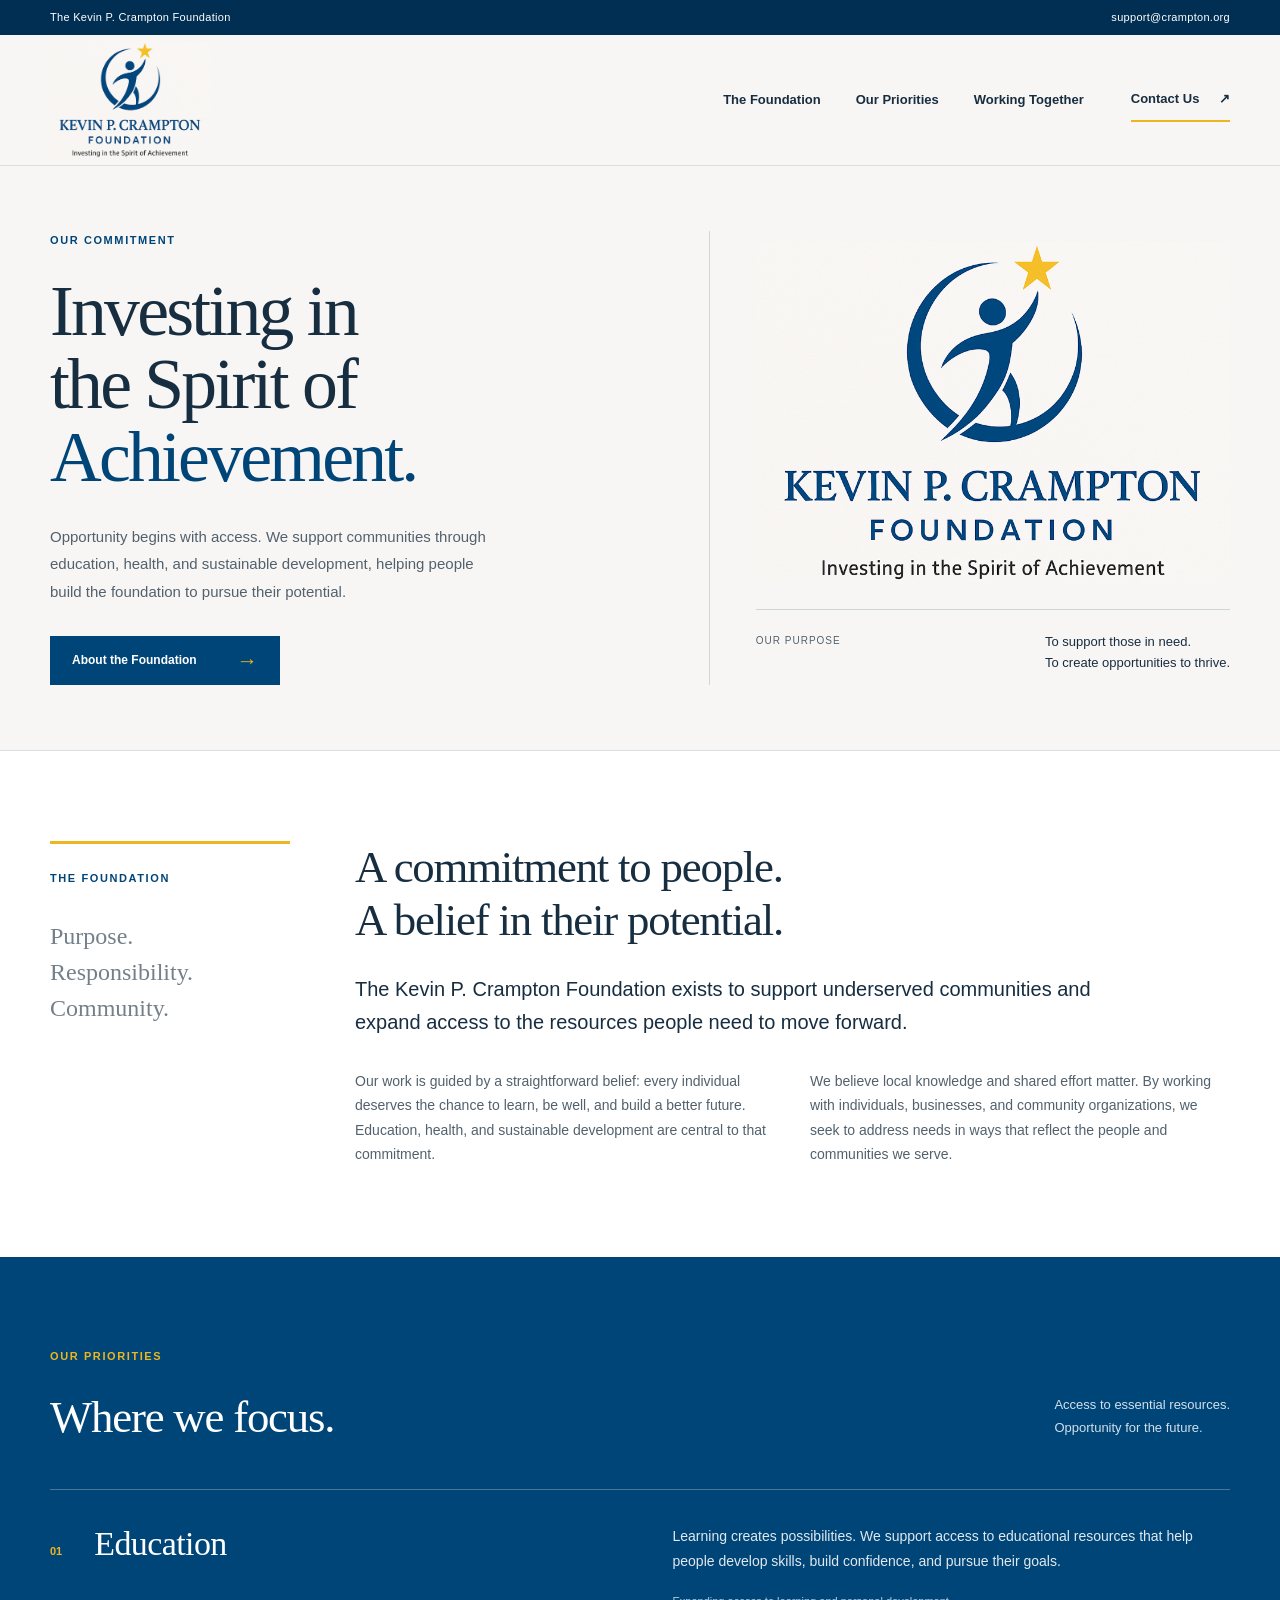
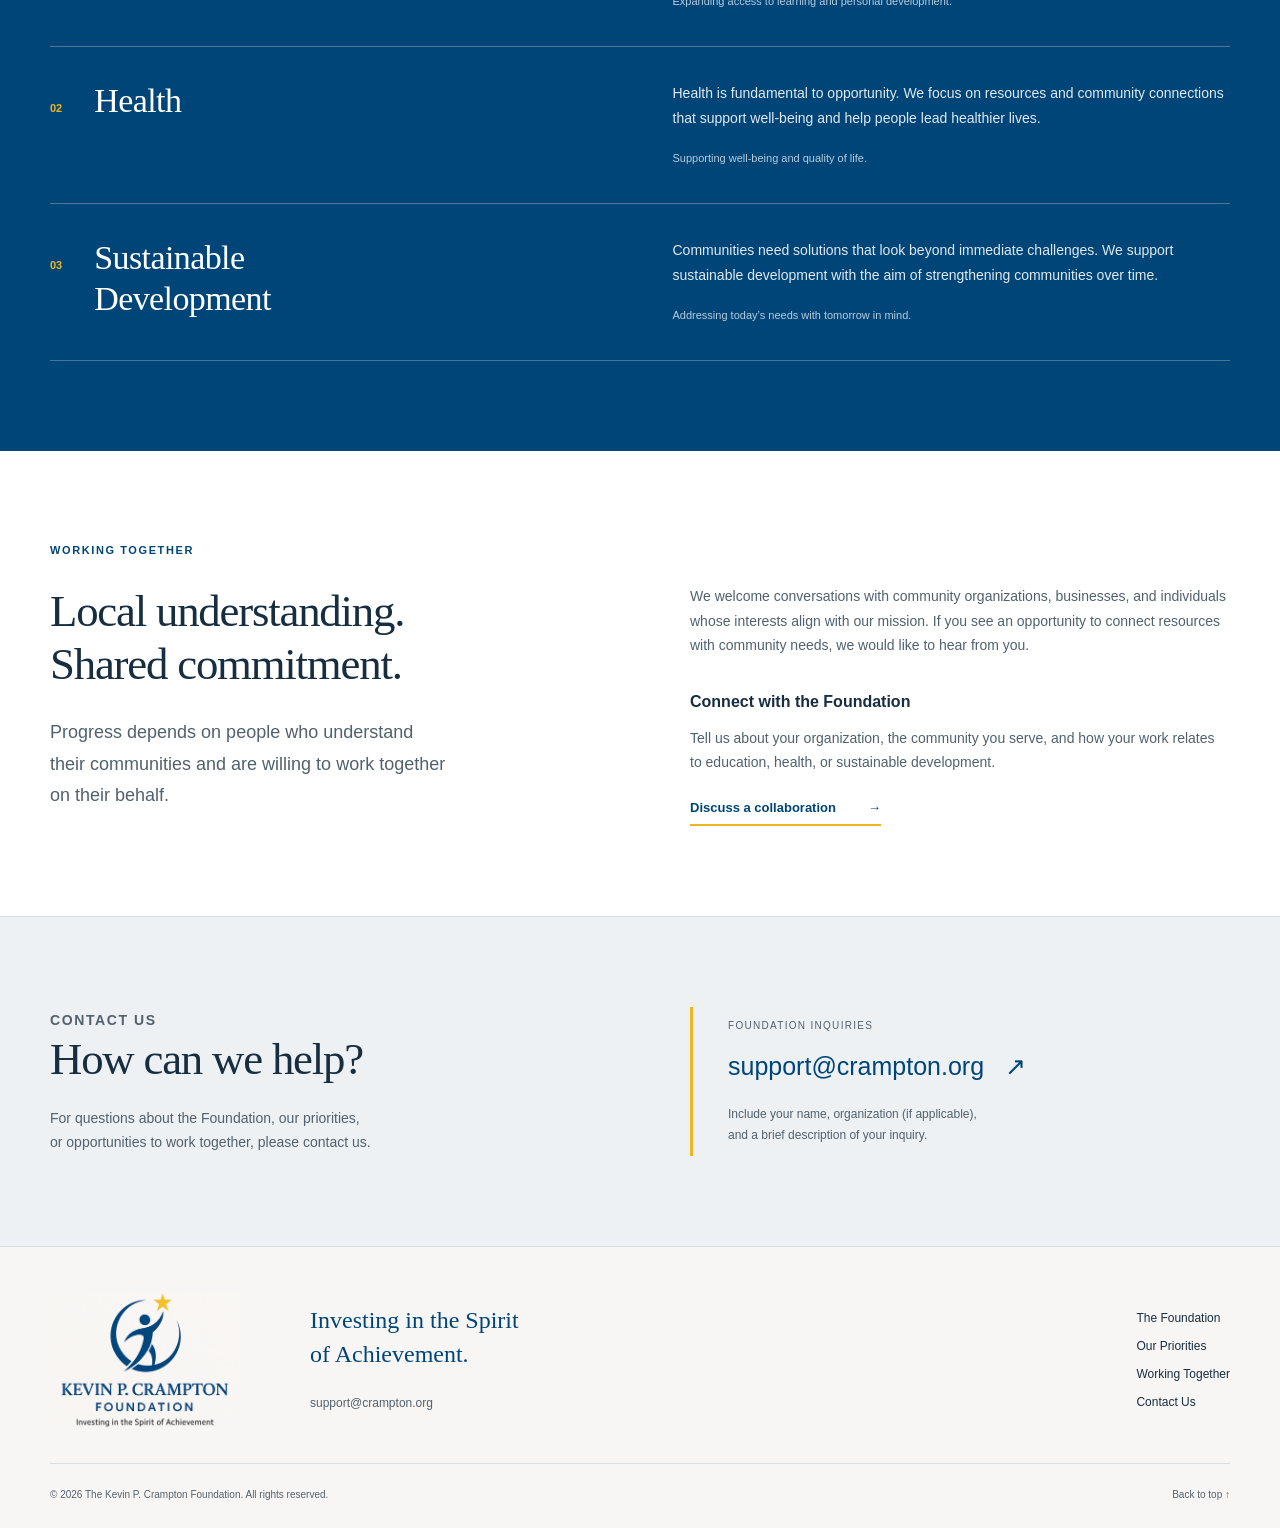
<file: index.html>
<!DOCTYPE html>
<html lang="en">
<head>
  <meta charset="UTF-8">
  <meta name="viewport" content="width=device-width, initial-scale=1.0">
  <meta name="theme-color" content="#004578">
  <meta name="description" content="The Kevin P. Crampton Foundation supports underserved communities through education, health, and sustainable development. Investing in the Spirit of Achievement.">
  <title>Kevin P. Crampton Foundation</title>
  <link rel="icon" href="KPC%20LOGO-1.PNG" type="image/png">
  <link rel="stylesheet" href="styles.css">
  <script src="script.js" defer></script>
</head>
<body>
  <a class="skip-link" href="#main">Skip to content</a>
  <div class="utility-bar"><div class="container"><span>The Kevin P. Crampton Foundation</span><a href="mailto:support@crampton.org">support@crampton.org</a></div></div>
  <header class="site-header">
    <div class="container header-inner">
      <a class="brand" href="#main" aria-label="Kevin P. Crampton Foundation home"><img src="KPC%20LOGO-1.PNG" width="796" height="573" alt="Kevin P. Crampton Foundation. Investing in the Spirit of Achievement."></a>
      <button class="menu-toggle" aria-expanded="false" aria-controls="navigation">Menu <span aria-hidden="true">☰</span></button>
      <nav id="navigation" aria-label="Main navigation"><a href="#foundation">The Foundation</a><a href="#priorities">Our Priorities</a><a href="#working-together">Working Together</a><a href="#contact" class="nav-contact">Contact Us <span aria-hidden="true">↗</span></a></nav>
    </div>
  </header>
  <main id="main">
    <section class="hero" aria-labelledby="hero-title">
      <div class="container hero-layout">
        <div class="hero-copy"><p class="eyebrow">Our commitment</p><h1 id="hero-title">Investing in<br>the Spirit of<br><span>Achievement.</span></h1><p class="hero-description">Opportunity begins with access. We support communities through education, health, and sustainable development, helping people build the foundation to pursue their potential.</p><a class="button" href="#foundation">About the Foundation <span aria-hidden="true">→</span></a></div>
        <div class="identity-panel"><img src="KPC%20LOGO-1.PNG" width="796" height="573" alt=""><div class="identity-caption"><span>Our purpose</span><p>To support those in need.<br>To create opportunities to thrive.</p></div></div>
      </div>
    </section>
    <section class="foundation section" id="foundation" aria-labelledby="foundation-title"><div class="container foundation-layout"><div class="section-label"><span class="eyebrow">The Foundation</span><p>Purpose.<br>Responsibility.<br>Community.</p></div><div class="foundation-copy"><h2 id="foundation-title">A commitment to people.<br>A belief in their potential.</h2><p class="lead">The Kevin P. Crampton Foundation exists to support underserved communities and expand access to the resources people need to move forward.</p><div class="body-columns"><p>Our work is guided by a straightforward belief: every individual deserves the chance to learn, be well, and build a better future. Education, health, and sustainable development are central to that commitment.</p><p>We believe local knowledge and shared effort matter. By working with individuals, businesses, and community organizations, we seek to address needs in ways that reflect the people and communities we serve.</p></div></div></div></section>
    <section class="priorities section" id="priorities" aria-labelledby="priorities-title"><div class="container"><div class="section-heading"><div><p class="eyebrow">Our Priorities</p><h2 id="priorities-title">Where we focus.</h2></div><p>Access to essential resources.<br>Opportunity for the future.</p></div><div class="priority-list"><article><div class="priority-heading"><span class="priority-number">01</span><h3>Education</h3></div><div class="priority-copy"><p>Learning creates possibilities. We support access to educational resources that help people develop skills, build confidence, and pursue their goals.</p><p class="priority-note">Expanding access to learning and personal development.</p></div></article><article><div class="priority-heading"><span class="priority-number">02</span><h3>Health</h3></div><div class="priority-copy"><p>Health is fundamental to opportunity. We focus on resources and community connections that support well-being and help people lead healthier lives.</p><p class="priority-note">Supporting well-being and quality of life.</p></div></article><article><div class="priority-heading"><span class="priority-number">03</span><h3>Sustainable<br>Development</h3></div><div class="priority-copy"><p>Communities need solutions that look beyond immediate challenges. We support sustainable development with the aim of strengthening communities over time.</p><p class="priority-note">Addressing today’s needs with tomorrow in mind.</p></div></article></div></div></section>
    <section class="working section" id="working-together" aria-labelledby="working-title"><div class="container working-layout"><div><p class="eyebrow">Working Together</p><h2 id="working-title">Local understanding.<br>Shared commitment.</h2><p class="working-intro">Progress depends on people who understand their communities and are willing to work together on their behalf.</p></div><div class="working-copy"><p>We welcome conversations with community organizations, businesses, and individuals whose interests align with our mission. If you see an opportunity to connect resources with community needs, we would like to hear from you.</p><h3>Connect with the Foundation</h3><p>Tell us about your organization, the community you serve, and how your work relates to education, health, or sustainable development.</p><a class="text-link" href="mailto:support@crampton.org?subject=Community%20collaboration%20inquiry">Discuss a collaboration <span aria-hidden="true">→</span></a></div></div></section>
    <section class="contact section" id="contact" aria-labelledby="contact-title"><div class="container contact-layout"><div><p class="eyebrow">Contact Us</p><h2 id="contact-title">How can we help?</h2><p>For questions about the Foundation, our priorities,<br class="desktop-break"> or opportunities to work together, please contact us.</p></div><div class="contact-details"><span class="contact-label">Foundation inquiries</span><a class="contact-email" href="mailto:support@crampton.org">support@crampton.org <span aria-hidden="true">↗</span></a><p>Include your name, organization (if applicable),<br class="desktop-break"> and a brief description of your inquiry.</p></div></div></section>
  </main>
  <footer><div class="container"><div class="footer-main"><a href="#main" class="footer-brand" aria-label="Return to top"><img src="KPC%20LOGO-1.PNG" alt="Kevin P. Crampton Foundation" width="796" height="573" loading="lazy"></a><div class="footer-purpose"><p>Investing in the Spirit<br>of Achievement.</p><a href="mailto:support@crampton.org">support@crampton.org</a></div><nav aria-label="Footer navigation"><a href="#foundation">The Foundation</a><a href="#priorities">Our Priorities</a><a href="#working-together">Working Together</a><a href="#contact">Contact Us</a></nav></div><div class="footer-bottom"><p>&copy; <span id="year">2026</span> The Kevin P. Crampton Foundation. All rights reserved.</p><a href="#main">Back to top ↑</a></div></div></footer>
</body>
</html>
</file>
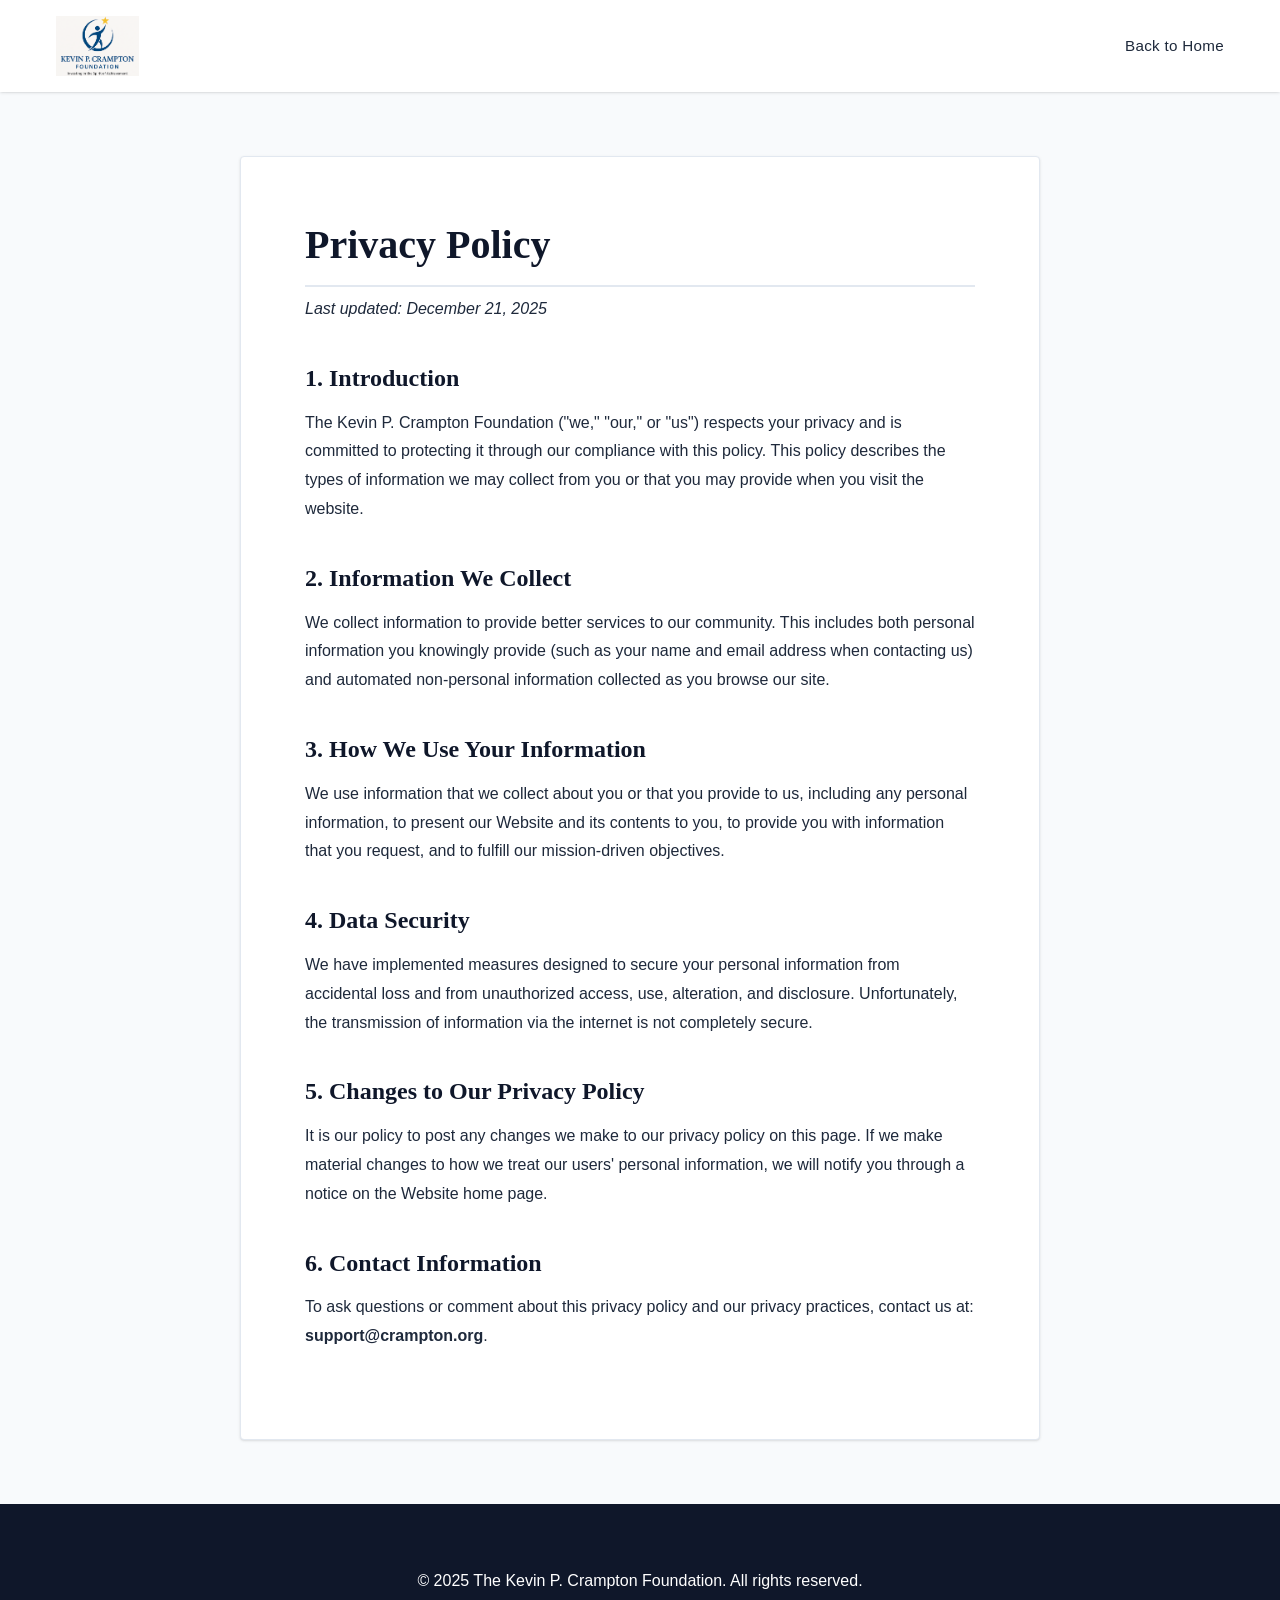
<file: privacy.html>
<!DOCTYPE html>
<html lang="en">

<head>
    <meta charset="UTF-8">
    <meta name="viewport" content="width=device-width, initial-scale=1.0">
    <title>Privacy Policy | The Kevin P. Crampton Foundation</title>
    <link rel="icon" href="assets/images/logo.png" type="image/x-icon">
    <link rel="stylesheet" href="assets/css/styles.css">
    <style>
        .legal-document {
            max-width: 800px;
            margin: 4rem auto;
            background: white;
            padding: 4rem;
            border-radius: 4px;
            box-shadow: var(--shadow-sm);
            border: 1px solid var(--border-color);
        }

        .legal-document h1 {
            font-size: 2.5rem;
            margin-bottom: 0.5rem;
            border-bottom: 2px solid var(--border-color);
            padding-bottom: 1rem;
        }

        .legal-document h2 {
            font-size: 1.5rem;
            margin-top: 2.5rem;
            color: var(--primary-color);
        }

        .date {
            color: var(--text-light);
            margin-bottom: 3rem;
            font-style: italic;
        }

        .legal-document p {
            margin-bottom: 1.5rem;
            color: var(--text-dark);
            line-height: 1.8;
        }

        body {
            background-color: var(--bg-light);
        }
    </style>
</head>

<body>
    <header>
        <div class="container navbar">
            <a href="index.html" class="logo-container">
                <img src="assets/images/logo.png" alt="Kevin P. Crampton Foundation Logo">
            </a>
            <nav class="nav-links">
                <a href="index.html">Back to Home</a>
            </nav>
        </div>
    </header>

    <main class="container">
        <article class="legal-document">
            <h1>Privacy Policy</h1>
            <p class="date">Last updated: December 21, 2025</p>

            <h2>1. Introduction</h2>
            <p>The Kevin P. Crampton Foundation ("we," "our," or "us") respects your privacy and is committed to
                protecting it through our compliance with this policy. This policy describes the types of information we
                may collect from you or that you may provide when you visit the website.</p>

            <h2>2. Information We Collect</h2>
            <p>We collect information to provide better services to our community. This includes both personal
                information you knowingly provide (such as your name and email address when contacting us) and automated
                non-personal information collected as you browse our site.</p>

            <h2>3. How We Use Your Information</h2>
            <p>We use information that we collect about you or that you provide to us, including any personal
                information, to present our Website and its contents to you, to provide you with information that you
                request, and to fulfill our mission-driven objectives.</p>

            <h2>4. Data Security</h2>
            <p>We have implemented measures designed to secure your personal information from accidental loss and from
                unauthorized access, use, alteration, and disclosure. Unfortunately, the transmission of information via
                the internet is not completely secure.</p>

            <h2>5. Changes to Our Privacy Policy</h2>
            <p>It is our policy to post any changes we make to our privacy policy on this page. If we make material
                changes to how we treat our users' personal information, we will notify you through a notice on the
                Website home page.</p>

            <h2>6. Contact Information</h2>
            <p>To ask questions or comment about this privacy policy and our privacy practices, contact us at:
                <strong>support@crampton.org</strong>.</p>
        </article>
    </main>

    <footer>
        <div class="container text-center">
            <p>&copy; 2025 The Kevin P. Crampton Foundation. All rights reserved.</p>
        </div>
    </footer>
</body>

</html>
</file>
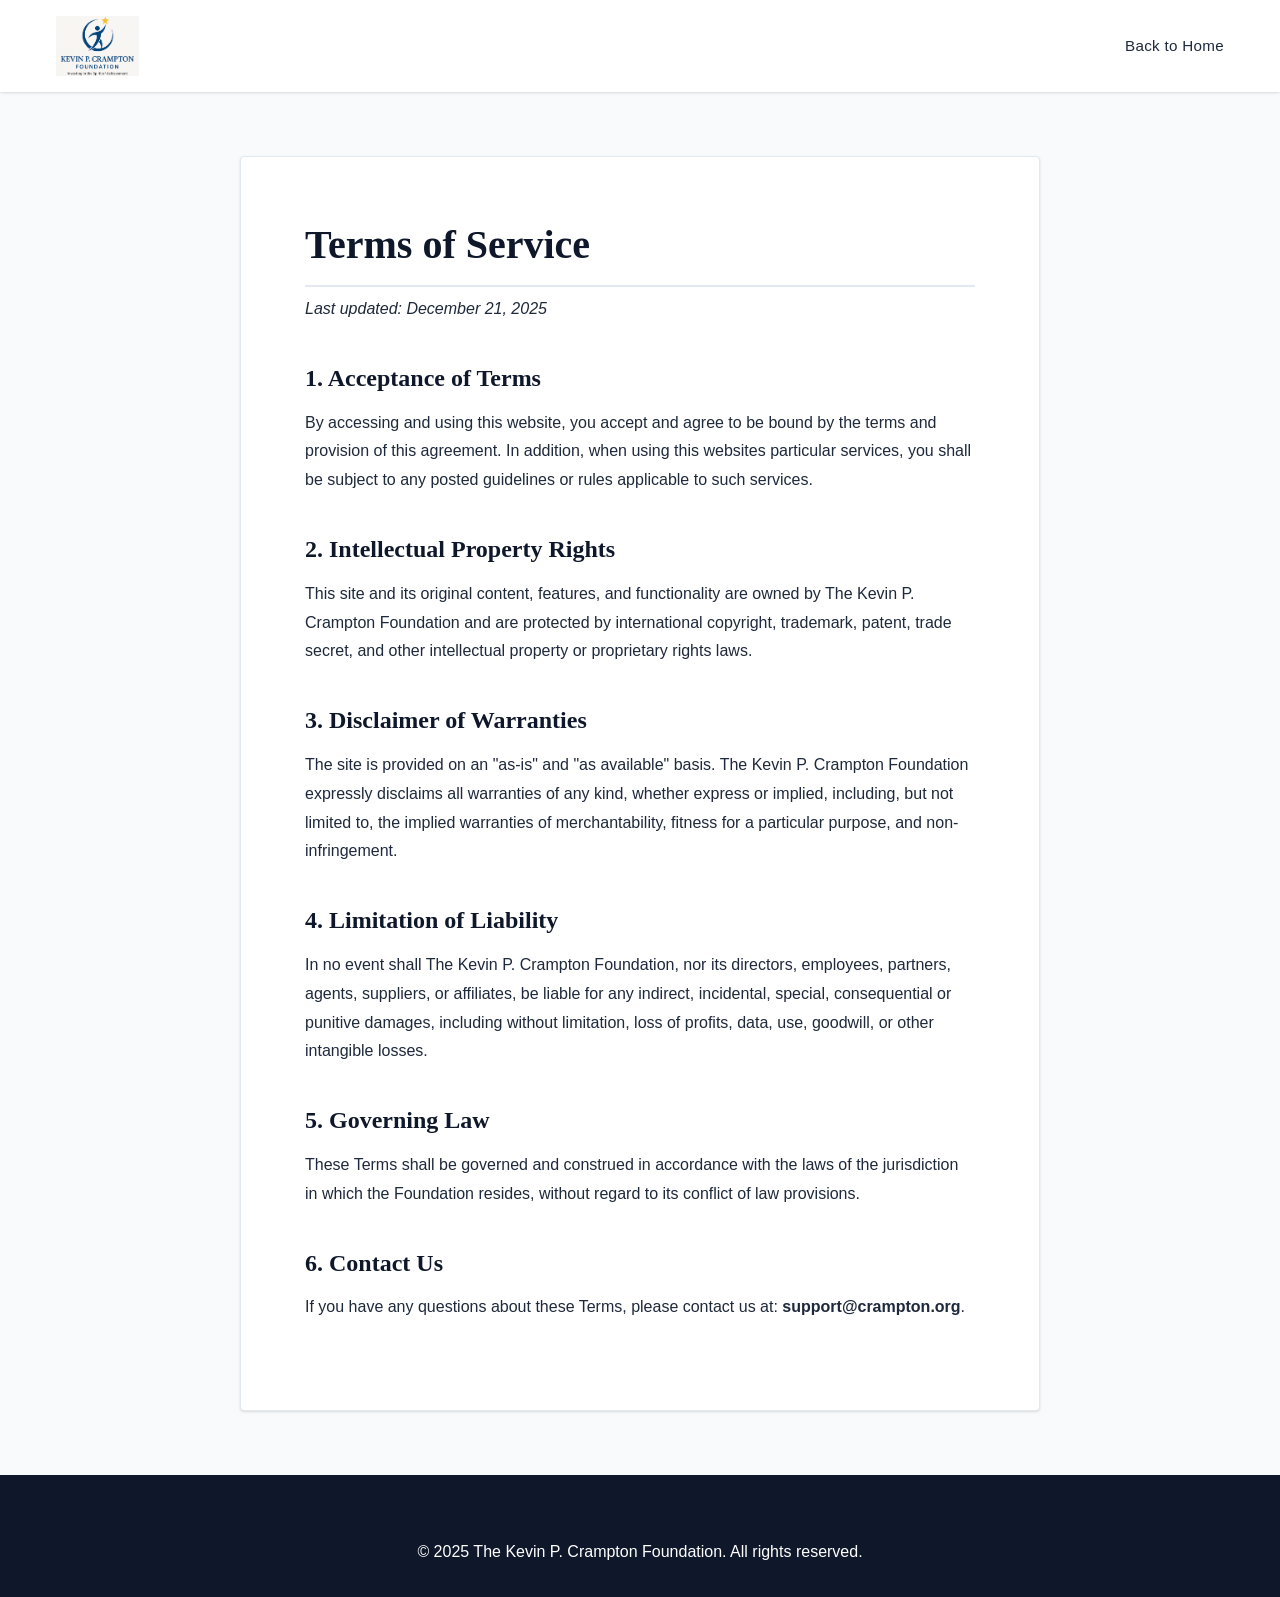
<file: terms.html>
<!DOCTYPE html>
<html lang="en">

<head>
    <meta charset="UTF-8">
    <meta name="viewport" content="width=device-width, initial-scale=1.0">
    <title>Terms of Service | The Kevin P. Crampton Foundation</title>
    <link rel="icon" href="assets/images/logo.png" type="image/x-icon">
    <link rel="stylesheet" href="assets/css/styles.css">
    <style>
        .legal-document {
            max-width: 800px;
            margin: 4rem auto;
            background: white;
            padding: 4rem;
            border-radius: 4px;
            box-shadow: var(--shadow-sm);
            border: 1px solid var(--border-color);
        }

        .legal-document h1 {
            font-size: 2.5rem;
            margin-bottom: 0.5rem;
            border-bottom: 2px solid var(--border-color);
            padding-bottom: 1rem;
        }

        .legal-document h2 {
            font-size: 1.5rem;
            margin-top: 2.5rem;
            color: var(--primary-color);
        }

        .date {
            color: var(--text-light);
            margin-bottom: 3rem;
            font-style: italic;
        }

        .legal-document p {
            margin-bottom: 1.5rem;
            color: var(--text-dark);
            line-height: 1.8;
        }

        body {
            background-color: var(--bg-light);
        }
    </style>
</head>

<body>
    <header>
        <div class="container navbar">
            <a href="index.html" class="logo-container">
                <img src="assets/images/logo.png" alt="Kevin P. Crampton Foundation Logo">
            </a>
            <nav class="nav-links">
                <a href="index.html">Back to Home</a>
            </nav>
        </div>
    </header>

    <main class="container">
        <article class="legal-document">
            <h1>Terms of Service</h1>
            <p class="date">Last updated: December 21, 2025</p>

            <h2>1. Acceptance of Terms</h2>
            <p>By accessing and using this website, you accept and agree to be bound by the terms and provision of this
                agreement. In addition, when using this websites particular services, you shall be subject to any posted
                guidelines or rules applicable to such services.</p>

            <h2>2. Intellectual Property Rights</h2>
            <p>This site and its original content, features, and functionality are owned by The Kevin P. Crampton
                Foundation and are protected by international copyright, trademark, patent, trade secret, and other
                intellectual property or proprietary rights laws.</p>

            <h2>3. Disclaimer of Warranties</h2>
            <p>The site is provided on an "as-is" and "as available" basis. The Kevin P. Crampton Foundation expressly
                disclaims all warranties of any kind, whether express or implied, including, but not limited to, the
                implied warranties of merchantability, fitness for a particular purpose, and non-infringement.</p>

            <h2>4. Limitation of Liability</h2>
            <p>In no event shall The Kevin P. Crampton Foundation, nor its directors, employees, partners, agents,
                suppliers, or affiliates, be liable for any indirect, incidental, special, consequential or punitive
                damages, including without limitation, loss of profits, data, use, goodwill, or other intangible losses.
            </p>

            <h2>5. Governing Law</h2>
            <p>These Terms shall be governed and construed in accordance with the laws of the jurisdiction in which the
                Foundation resides, without regard to its conflict of law provisions.</p>

            <h2>6. Contact Us</h2>
            <p>If you have any questions about these Terms, please contact us at: <strong>support@crampton.org</strong>.
            </p>
        </article>
    </main>

    <footer>
        <div class="container text-center">
            <p>&copy; 2025 The Kevin P. Crampton Foundation. All rights reserved.</p>
        </div>
    </footer>
</body>

</html>
</file>
<file: styles.css>
:root {
  --navy: #004578;
  --dark: #002f53;
  --gold: #edb51f;
  --ink: #172d40;
  --muted: #52616d;
  --paper: #f8f6f4;
  --line: #d8dfe3;
}
* { box-sizing: border-box; }
html { scroll-behavior: smooth; scroll-padding-top: 145px; }
body { margin: 0; color: var(--ink); background: #fff; font: 16px/1.75 Arial, Helvetica, sans-serif; }
a { color: inherit; text-decoration: none; }
a:focus-visible, button:focus-visible { outline: 3px solid #b37d00; outline-offset: 6px; }
a:hover { text-decoration: underline; text-underline-offset: 5px; }
button { font: inherit; }
.container { width: min(1180px, calc(100% - 96px)); margin: auto; }
p, h1, h2, h3 { margin-top: 0; }
.utility-bar { background: var(--dark); color: #fff; font-size: 11px; letter-spacing: .3px; }
.utility-bar .container { min-height: 35px; display: flex; align-items: center; justify-content: space-between; }
.site-header { position: sticky; top: 0; z-index: 10; background: var(--paper); border-bottom: 1px solid var(--line); }
.header-inner { min-height: 130px; display: flex; justify-content: space-between; align-items: center; gap: 35px; }
.brand { display: block; flex-shrink: 0; width: 160px; }
.brand img { display: block; width: 100%; height: auto; }
.site-header nav { display: flex; align-items: center; gap: 35px; font-size: 13px; font-weight: 600; }
.nav-contact { margin-left: 12px; padding: 10px 0; border-bottom: 2px solid var(--gold); }
.nav-contact span { margin-left: 16px; }
.menu-toggle { display: none; }
.hero { background: var(--paper); border-bottom: 1px solid var(--line); }
.hero-layout { display: grid; grid-template-columns: 1.12fr 1fr; gap: 75px; padding-top: 65px; padding-bottom: 65px; align-items: center; }
.eyebrow { display: block; color: var(--navy); font-size: 11px; font-weight: 700; text-transform: uppercase; letter-spacing: 1.6px; margin-bottom: 25px; }
h1, h2 { font-family: Georgia, 'Times New Roman', serif; font-weight: 400; }
h1 { font-size: clamp(48px, 5.6vw, 77px); letter-spacing: -2.8px; line-height: 1.02; margin-bottom: 28px; }
h1 span { color: var(--navy); }
.hero-description { font-size: 15px; line-height: 1.85; max-width: 455px; color: var(--muted); margin-bottom: 30px; }
.button { display: inline-flex; align-items: center; gap: 40px; background: var(--navy); padding: 14px 22px; color: #fff; font-size: 12px; font-weight: 600; }
.button:hover { background: var(--dark); text-decoration: none; }
.button span { color: var(--gold); font-size: 21px; line-height: 1; }
.identity-panel { align-self: stretch; display: flex; flex-direction: column; justify-content: center; border-left: 1px solid #cfd6da; padding-left: 46px; }
.identity-panel img { width: 100%; height: auto; display: block; }
.identity-caption { border-top: 1px solid #cfd6da; margin-top: 26px; padding-top: 22px; display: flex; justify-content: space-between; gap: 20px; }
.identity-caption>span { font-size: 10px; text-transform: uppercase; letter-spacing: 1px; color: var(--muted); }
.identity-caption p { font-size: 13px; line-height: 1.6; margin-bottom: 0; }
.section { padding: 90px 0; }
h2 { font-size: clamp(35px, 3.5vw, 47px); line-height: 1.18; letter-spacing: -1.2px; margin-bottom: 26px; }
.foundation-layout { display: grid; grid-template-columns: 240px 1fr; gap: 65px; }
.section-label { border-top: 3px solid var(--gold); padding-top: 25px; }
.section-label .eyebrow { margin-bottom: 30px; }
.section-label>p { font: 24px/1.5 Georgia, serif; color: #73808a; }
.foundation-copy .lead { font-size: 20px; line-height: 1.65; max-width: 760px; margin-bottom: 30px; }
.body-columns { display: grid; grid-template-columns: 1fr 1fr; gap: 35px; }
.body-columns p { font-size: 14px; color: var(--muted); margin: 0; }
.priorities { background: var(--navy); color: #fff; }
.priorities .eyebrow { color: var(--gold); }
.section-heading { display: flex; justify-content: space-between; align-items: end; margin-bottom: 45px; }
.section-heading h2 { margin-bottom: 0; }
.section-heading>p { font-size: 13px; color: #d2dfea; margin-bottom: 4px; }
.priority-list { border-top: 1px solid #4b7697; }
.priority-list article { padding: 34px 0; border-bottom: 1px solid #4b7697; display: grid; grid-template-columns: 1fr 1fr; gap: 65px; }
.priority-heading { display: flex; align-items: baseline; gap: 32px; }
.priority-number { color: var(--gold); font-size: 11px; font-weight: 600; }
.priority-heading h3 { font: 34px/1.2 Georgia, serif; margin-bottom: 0; letter-spacing: -.6px; }
.priority-copy>p { font-size: 14px; color: #e0e9ef; line-height: 1.8; margin-bottom: 18px; }
.priority-copy .priority-note { font-size: 11px; color: #b6ccdd; margin-bottom: 0; }
.working-layout { display: grid; grid-template-columns: 1fr 1fr; gap: 100px; }
.working-intro { font-size: 18px; line-height: 1.75; max-width: 400px; color: var(--muted); margin-bottom: 0; }
.working-copy { padding-top: 43px; }
.working-copy>p { font-size: 14px; color: var(--muted); }
.working-copy h3 { font-size: 16px; margin-top: 30px; margin-bottom: 10px; }
.text-link { display: inline-flex; gap: 32px; color: var(--navy); border-bottom: 2px solid var(--gold); padding-bottom: 5px; font-size: 13px; font-weight: 600; margin-top: 8px; }
.text-link:hover { text-decoration: none; border-color: var(--navy); }
.contact { background: #edf1f4; border-top: 1px solid var(--line); border-bottom: 1px solid var(--line); }
.contact-layout { display: grid; grid-template-columns: 1fr 1fr; gap: 100px; align-items: center; }
.contact h2 { margin-bottom: 20px; }
.contact p { font-size: 14px; color: var(--muted); margin-bottom: 0; }
.contact-details { border-left: 3px solid var(--gold); padding: 10px 0 10px 35px; }
.contact-label { display: block; font-size: 10px; letter-spacing: 1.3px; text-transform: uppercase; color: var(--muted); margin-bottom: 10px; }
.contact-email { font-size: clamp(18px, 2vw, 25px); color: var(--navy); display: inline-block; margin-bottom: 15px; }
.contact-email span { padding-left: 14px; }
.contact-details p { font-size: 12px; }
footer { background: var(--paper); padding: 45px 0 24px; }
.footer-main { display: grid; grid-template-columns: 190px 1fr auto; align-items: center; gap: 70px; padding-bottom: 35px; }
.footer-brand img { width: 190px; height: auto; display: block; }
.footer-purpose>p { font: 24px/1.4 Georgia, serif; color: var(--navy); margin-bottom: 16px; }
.footer-purpose>a { font-size: 12px; color: var(--muted); }
.footer-main nav { display: flex; flex-direction: column; gap: 7px; font-size: 12px; }
.footer-bottom { padding-top: 22px; border-top: 1px solid var(--line); display: flex; justify-content: space-between; gap: 20px; color: var(--muted); font-size: 10px; }
.footer-bottom p { margin-bottom: 0; }
.skip-link { position: fixed; top: -100px; left: 16px; z-index: 100; background: white; padding: 10px 20px; }
.skip-link:focus { top: 10px; }
@media (max-width: 1000px) {
  .container { width: calc(100% - 56px); }
  .site-header nav { gap: 23px; font-size: 12px; }
  .hero-layout { gap: 40px; }
  .identity-panel { padding-left: 25px; }
  .identity-caption { flex-direction: column; gap: 10px; }
  .foundation-layout { grid-template-columns: 190px 1fr; gap: 40px; }
  .working-layout, .contact-layout { gap: 50px; }
  .footer-main { gap: 40px; }
}
@media (max-width: 760px) {
  html { scroll-padding-top: 105px; }
  .container { width: calc(100% - 40px); }
  .utility-bar .container { min-height: 30px; justify-content: center; font-size: 10px; }
  .utility-bar a { display: none; }
  .header-inner { min-height: 100px; }
  .brand { width: 125px; }
  .menu-toggle { display: flex; gap: 14px; align-items: center; background: none; border: 1px solid #9baebb; color: var(--navy); padding: 8px 12px; font-size: 12px; }
  .site-header nav { display: none; position: absolute; top: 100%; left: 0; right: 0; background: var(--paper); padding: 12px 20px 22px; border-bottom: 1px solid var(--line); align-items: stretch; gap: 0; flex-direction: column; }
  .site-header nav.is-open { display: flex; }
  .site-header nav a { padding: 13px 0; }
  .nav-contact { margin-left: 0; }
  .hero-layout { grid-template-columns: 1fr; padding-top: 40px; padding-bottom: 35px; gap: 35px; }
  h1 { font-size: clamp(48px, 11vw, 75px); letter-spacing: -2px; }
  .eyebrow { margin-bottom: 22px; }
  .hero-description { max-width: 550px; }
  .identity-panel { border-left: 0; border-top: 1px solid var(--line); padding: 30px 0 0; }
  .identity-panel img { width: min(100%, 310px); margin: auto; }
  .identity-caption { flex-direction: row; margin-top: 25px; }
  .section { padding: 55px 0; }
  .foundation-layout, .working-layout, .contact-layout { grid-template-columns: 1fr; gap: 25px; }
  .section-label { padding-top: 18px; }
  .section-label .eyebrow { margin-bottom: 0; }
  .section-label>p { display: none; }
  h2 { font-size: 35px; }
  .foundation-copy .lead { font-size: 18px; }
  .body-columns { grid-template-columns: 1fr; gap: 20px; }
  .section-heading { flex-direction: column; align-items: start; gap: 20px; margin-bottom: 30px; }
  .priority-list article { grid-template-columns: 1fr; gap: 20px; padding: 28px 0; }
  .priority-heading { gap: 20px; }
  .priority-heading h3 { font-size: 30px; }
  .priority-copy { padding-left: 33px; }
  .working-copy { padding-top: 0; }
  .working-intro { font-size: 17px; max-width: none; }
  .contact-details { padding-left: 22px; }
  .contact-email { font-size: clamp(17px, 5vw, 24px); }
  .desktop-break { display: none; }
  .footer-main { grid-template-columns: 1fr 1fr; gap: 30px 20px; }
  .footer-brand img { width: 150px; }
  .footer-purpose { grid-column: 1 / -1; grid-row: 2; }
  .footer-purpose>p { font-size: 23px; }
  .footer-bottom { flex-direction: column; gap: 15px; }
}
@media (prefers-reduced-motion: reduce) { html { scroll-behavior: auto; } }
</file>
<file: assets/css/styles.css>
/* 
 * KPC Foundation - Modern Design System 
 * Senior Developer Standard
 */

:root {
  /* Color Palette - Trust & Professionalism */
  --primary-color: #0F172A;
  /* Deep Navy */
  --secondary-color: #1E40AF;
  /* Royal Blue */
  --accent-color: #F59E0B;
  /* Amber/Gold for Actions */
  --text-dark: #1E293B;
  /* Slate 800 */
  --text-light: #64748B;
  /* Slate 500 */
  --bg-light: #F8FAFC;
  /* Slate 50 */
  --bg-white: #FFFFFF;
  --border-color: #E2E8F0;

  /* Typography */
  --font-heading: 'Playfair Display', serif;
  --font-body: 'Inter', sans-serif;

  /* Spacing */
  --spacing-xs: 0.5rem;
  --spacing-sm: 1rem;
  --spacing-md: 2rem;
  --spacing-lg: 4rem;
  --spacing-xl: 8rem;

  /* Shadows */
  --shadow-sm: 0 1px 3px 0 rgb(0 0 0 / 0.1), 0 1px 2px -1px rgb(0 0 0 / 0.1);
  --shadow-md: 0 4px 6px -1px rgb(0 0 0 / 0.1), 0 2px 4px -2px rgb(0 0 0 / 0.1);
  --shadow-lg: 0 10px 15px -3px rgb(0 0 0 / 0.1), 0 4px 6px -4px rgb(0 0 0 / 0.1);

  /* Transitions */
  --transition-base: all 0.3s ease;
}

/* Reset & Base */
*,
*::before,
*::after {
  box-sizing: border-box;
  margin: 0;
  padding: 0;
}

html {
  scroll-behavior: smooth;
}

body {
  font-family: var(--font-body);
  color: var(--text-dark);
  background-color: var(--bg-light);
  line-height: 1.6;
  -webkit-font-smoothing: antialiased;
}

h1,
h2,
h3,
h4,
h5,
h6 {
  font-family: var(--font-heading);
  color: var(--primary-color);
  line-height: 1.2;
  margin-bottom: var(--spacing-sm);
}

a {
  text-decoration: none;
  color: inherit;
  transition: var(--transition-base);
}

ul {
  list-style: none;
}

img {
  max-width: 100%;
  display: block;
}

/* Utilities */
.container {
  width: 100%;
  max-width: 1200px;
  margin: 0 auto;
  padding: 0 var(--spacing-sm);
}

.btn {
  display: inline-block;
  padding: 0.75rem 1.5rem;
  border-radius: 6px;
  font-weight: 600;
  cursor: pointer;
  transition: var(--transition-base);
  border: none;
  font-size: 1rem;
}

.btn-primary {
  background-color: var(--secondary-color);
  color: white;
}

.btn-primary:hover {
  background-color: var(--primary-color);
  transform: translateY(-2px);
  box-shadow: var(--shadow-md);
}

.btn-accent {
  background-color: var(--accent-color);
  color: var(--primary-color);
}

.btn-accent:hover {
  background-color: #d97706;
  transform: translateY(-2px);
  box-shadow: var(--shadow-md);
}

.section-padding {
  padding: var(--spacing-lg) 0;
}

.text-center {
  text-align: center;
}

.mb-2 {
  margin-bottom: var(--spacing-sm);
}

.mb-4 {
  margin-bottom: var(--spacing-md);
}

/* Header & Nav */
header {
  background: var(--bg-white);
  /* Ensure pure white for blend mode */
  position: sticky;
  top: 0;
  z-index: 1000;
  box-shadow: var(--shadow-sm);
  padding: 1rem 0;
  /* More breathing room */
}

.navbar {
  display: flex;
  justify-content: space-between;
  align-items: center;
}

.logo-container img {
  height: 60px;
  /* Slightly larger presence */
  width: auto;
  mix-blend-mode: multiply;
  /* Blends white background */
}

.nav-links {
  display: flex;
  gap: var(--spacing-md);
  align-items: center;
}

.nav-links a {
  font-family: var(--font-body);
  font-weight: 500;
  color: var(--text-dark);
  font-size: 0.95rem;
  letter-spacing: 0.02em;
  position: relative;
}

.nav-links a::after {
  content: '';
  position: absolute;
  width: 0;
  height: 1px;
  bottom: -4px;
  left: 0;
  background-color: var(--secondary-color);
  transition: width 0.3s ease;
}

.nav-links a:hover {
  color: var(--secondary-color);
}

.nav-links a:hover::after {
  width: 100%;
}


.hamburger {
  display: none;
  font-size: 1.5rem;
  cursor: pointer;
  background: none;
  border: none;
  color: var(--primary-color);
}

/* Hero Section */
.hero {
  position: relative;
  background-color: var(--bg-white);
  padding: 8rem 0 6rem;
  /* Increased top padding */
  overflow: hidden;
  text-align: center;
  /* Centered by default for impact */
}

.hero-content {
  max-width: 900px;
  margin: 0 auto;
  position: relative;
  z-index: 1;
}

.hero h1 {
  font-size: 4rem;
  /* Larger, more authoritative */
  font-weight: 700;
  color: var(--primary-color);
  margin-bottom: var(--spacing-md);
  letter-spacing: -0.02em;
  line-height: 1.1;
}

.hero p {
  font-size: 1.35rem;
  color: var(--text-light);
  margin: 0 auto var(--spacing-lg);
  max-width: 700px;
  font-weight: 400;
}

/* Feature Cards (About/Mission) - Refined */
.card-grid {
  display: grid;
  grid-template-columns: repeat(auto-fit, minmax(320px, 1fr));
  /* Slightly wider cards */
  gap: var(--spacing-lg);
  /* More space between cards */
}

.card {
  background: white;
  padding: 3rem 2rem;
  /* More internal padding */
  border-radius: 4px;
  /* Sharper, more corporate corners */
  box-shadow: var(--shadow-sm);
  transition: var(--transition-base);
  border: 1px solid var(--border-color);
  /* Subtle border instead of top-bar */
  border-top: none;
}

.card:hover {
  transform: translateY(-4px);
  box-shadow: var(--shadow-lg);
  border-color: transparent;
}

.section-padding {
  padding: 6rem 0;
  /* Increased from 4rem */
}

/* Footer */
footer {
  background-color: var(--primary-color);
  color: white;
  padding: var(--spacing-lg) 0 var(--spacing-md);
}

.footer-grid {
  display: grid;
  grid-template-columns: repeat(auto-fit, minmax(200px, 1fr));
  gap: var(--spacing-lg);
  margin-bottom: var(--spacing-md);
}

.footer-col h4 {
  color: white;
  margin-bottom: var(--spacing-sm);
}

.footer-col ul li {
  margin-bottom: 0.5rem;
}

.footer-col a {
  opacity: 0.8;
}

.footer-col a:hover {
  opacity: 1;
  color: var(--accent-color);
}

.copyright {
  border-top: 1px solid rgba(255, 255, 255, 0.1);
  padding-top: var(--spacing-md);
  text-align: center;
  opacity: 0.6;
  font-size: 0.875rem;
}

/* Responsive */
@media (max-width: 768px) {
  .nav-links {
    display: none;
    position: absolute;
    top: 100%;
    left: 0;
    width: 100%;
    background: white;
    flex-direction: column;
    padding: var(--spacing-md);
    box-shadow: var(--shadow-md);
    text-align: center;
  }

  .nav-links.active {
    display: flex;
  }

  .hamburger {
    display: block;
  }

  .hero h1 {
    font-size: 2.5rem;
  }

  .hero {
    padding: var(--spacing-lg) 0;
  }
}
</file>
